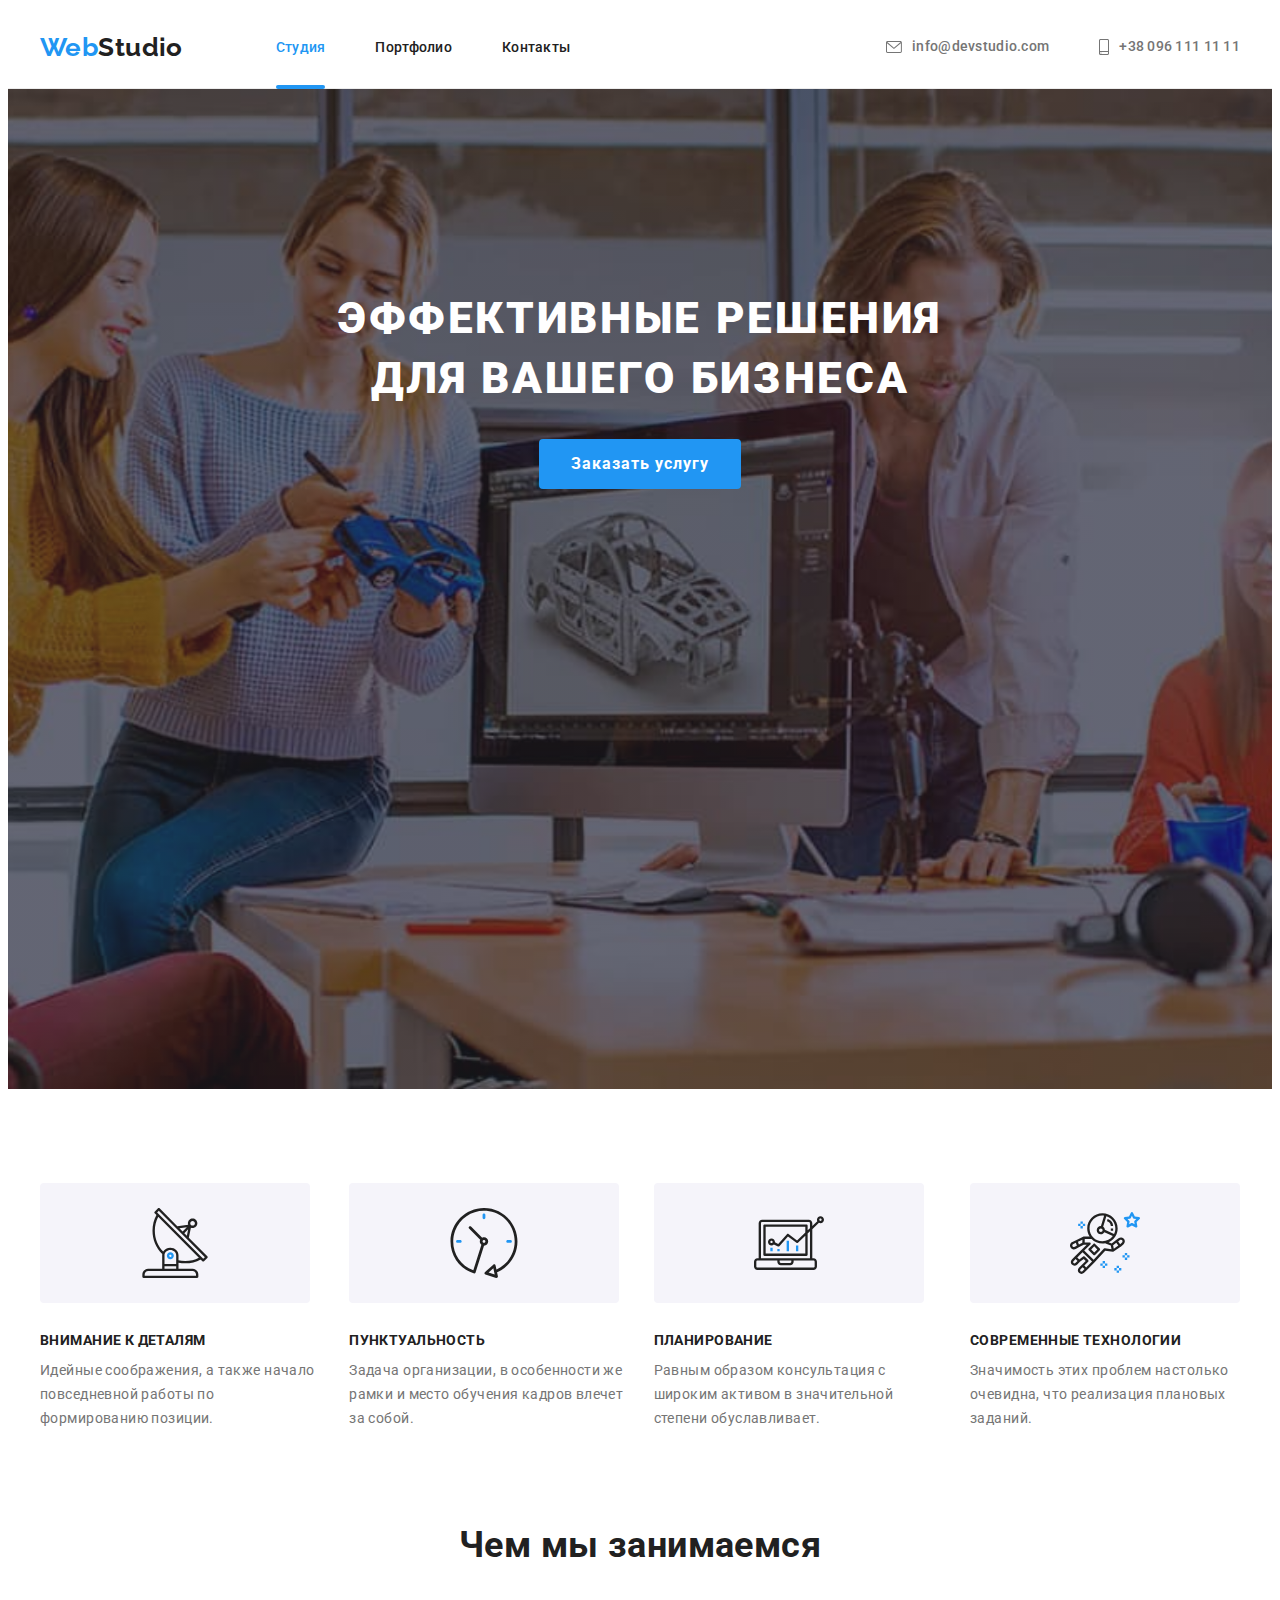
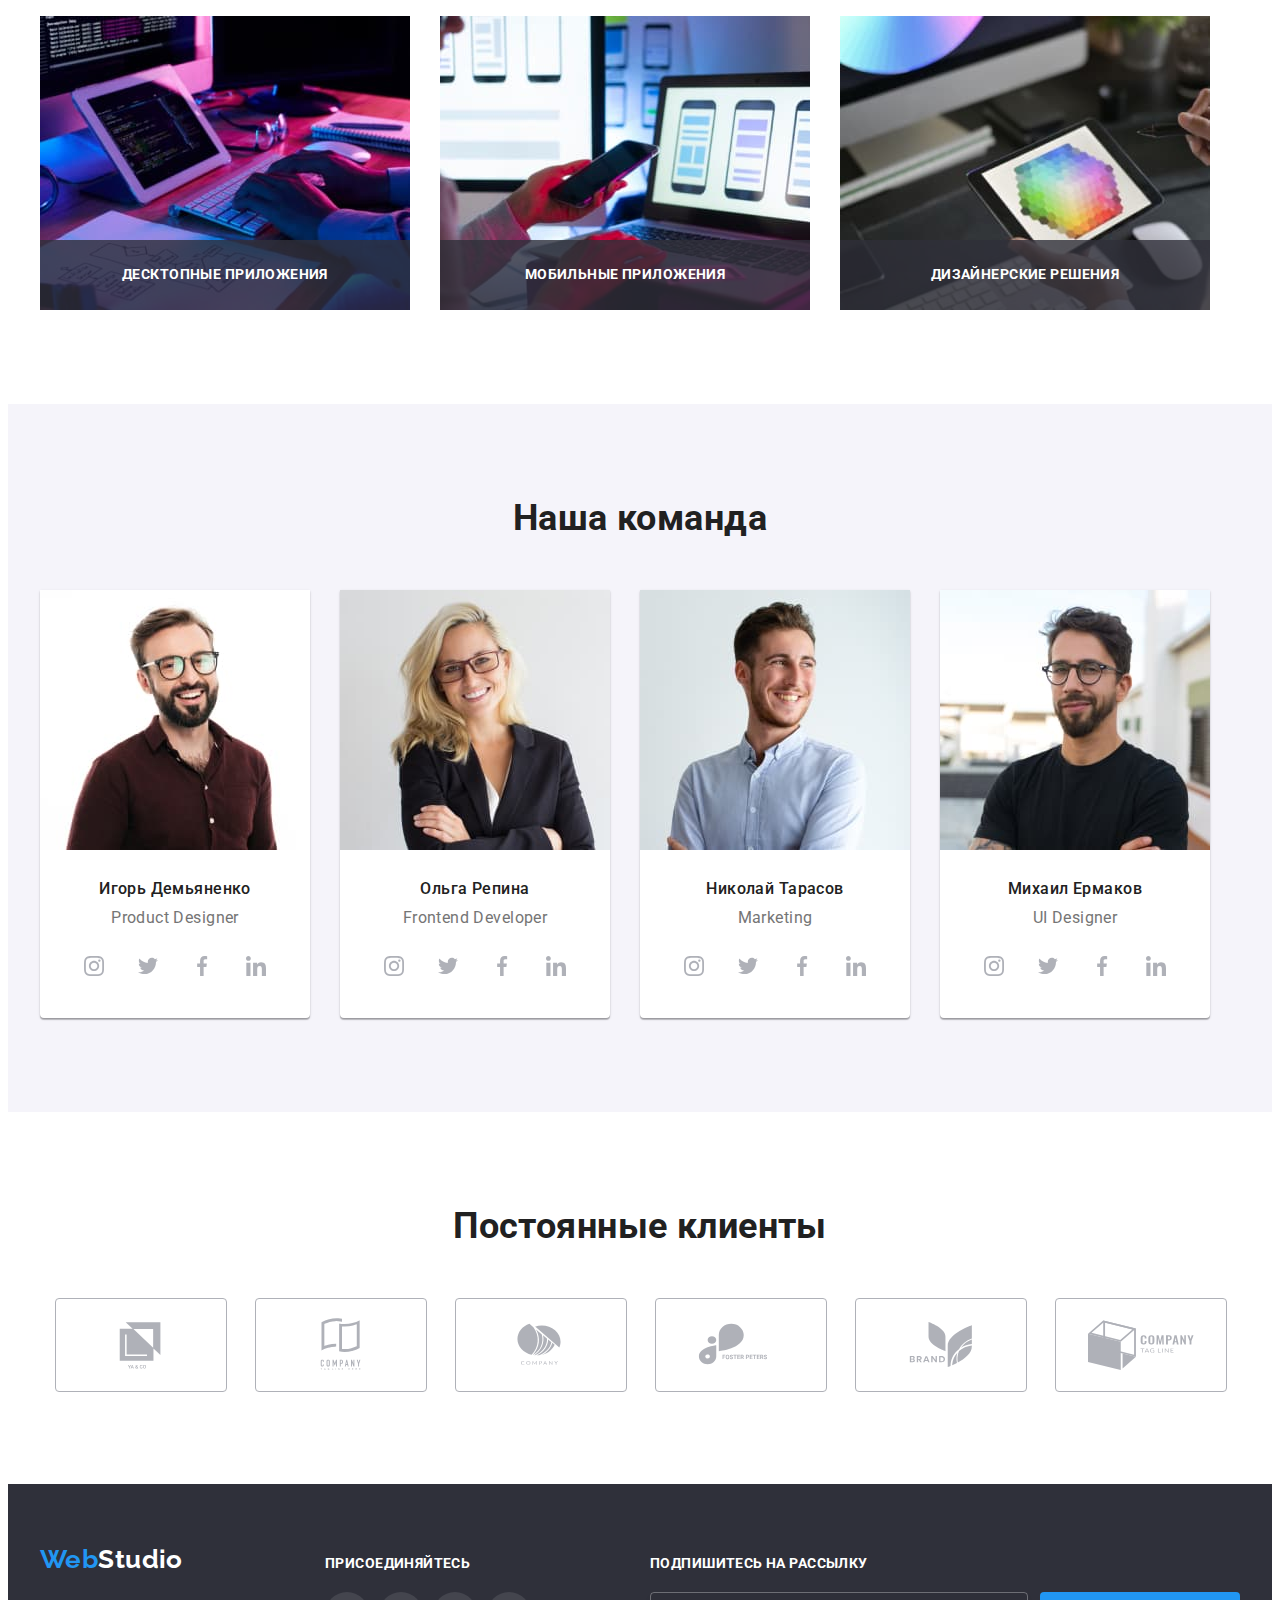
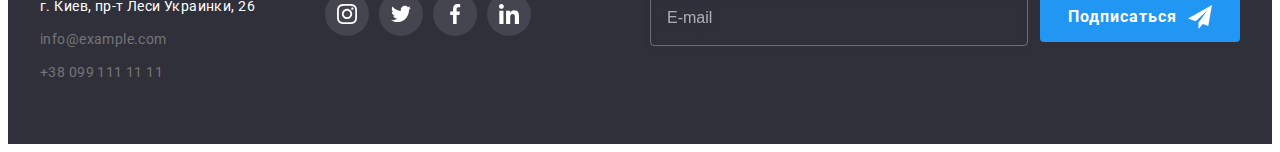
<file: index.html>
<!DOCTYPE html>
<html lang="ru">
<head>
    <meta charset="UTF-8">
    <meta http-equiv="X-UA-Compatible" content="IE=edge">
    <meta name="viewport" content="width=device-width, initial-scale=1.0">
    <title>Document</title>
    <link rel="stylesheet" href="https://cdnjs.cloudflare.com/ajax/libs/modern-normalize/1.1.0/modern-normalize.min.css" integrity="sha512-wpPYUAdjBVSE4KJnH1VR1HeZfpl1ub8YT/NKx4PuQ5NmX2tKuGu6U/JRp5y+Y8XG2tV+wKQpNHVUX03MfMFn9Q==" crossorigin="anonymous" referrerpolicy="no-referrer" />
    <link rel="stylesheet" href="./css/main.min.css">
</head>
<body>
    <header class="header section">
        <div class="container">
        <nav class="header-nav">
        <a href="./index.html" class="header-logo link logo">
            Web<span class="logo-accent-main">Studio</span>
        </a>
        <ul class="header-list list">
            <li class="header-item"><a href="./index.html" class="header-link current link">Студия</a></li>
            <li class="header-item"><a href="./portfolio.html" class="header-link link">Портфолио</a></li>
            <li class="header-item"><a href="" class="header-link link">Контакты</a></li>
        </ul>
        </nav>
        <ul class="contacts-list list">
            <li class="contacts-item"><a href="mailto:info@devstudio.com" class="header-contacts link">
                <svg class="main-contact-icon" width="16" height="12">
                    <use href="./images/icons.svg#icon-envelope"></use>
                </svg>
                info@devstudio.com</a></li>
            <li class="contacts-item"><a href="tel:+380961111111" class="header-contacts tel link">
                <svg class="main-contact-icon" width="10" height="16">
                    <use href="./images/icons.svg#icon-smartphone"></use>
                </svg>
                +38 096 111 11 11</a></li>
        </ul>
    </div>

    </header>
    <main>
    <section class="hero">
        <div class="container flex">
        <h1 class="hero-title">Эффективные решения для вашего бизнеса</h1>
        <button type="button" class="hero-btn" data-modal-open>Заказать услугу</button>
        </div>
    </section>
    <section class="about bgc">
        <div class="container">
        <h2 class="visually-hidden">Преимущества</h2>
        <ul class="pic-list list ">
            <li class="pic-list__item">
                <div class="pic-list__icon-box">
                    <svg width="70" height="70">
                        <use href="./images/icons.svg#icon-antenna"></use>
                    </svg>
                </div>
                <h3 class="pic-list__pre-title">Внимание к деталям</h3>
                <p class="pic-list__text">Идейные соображения, а также начало повседневной работы по формированию позиции.</p>
            </li>
            <li class="pic-list__item">
                <div class="pic-list__icon-box">
                    <svg width="70" height="70">
                        <use href="./images/icons.svg#icon-clock"></use>
                    </svg>
                </div>
                <h3 class="pic-list__pre-title">Пунктуальность</h3>
                <p class="pic-list__text">Задача организации, в особенности же рамки и место обучения кадров влечет за собой.</p>
            </li>
            <li class="pic-list__item">
                <div class="pic-list__icon-box">
                    <svg width="70" height="70">
                        <use href="./images/icons.svg#icon-diagram"></use>
                    </svg>
                </div>
                <h3 class="pic-list__pre-title">Планирование</h3>
                <p class="pic-list__text">Равным образом консультация с широким активом в значительной степени обуславливает.</p>
            </li>
            <li class="pic-list__item">
                <div class="pic-list__icon-box">
                    <svg width="70" height="70">
                        <use href="./images/icons.svg#icon-astronaut"></use>
                    </svg>
                </div>
                <h3 class="pic-list__pre-title">Современные технологии</h3>
                <p class="pic-list__text"> Значимость этих проблем настолько очевидна, что реализация плановых заданий.</p>
            </li>
        </ul>
    </div>
    </section>
        <section class="gallery bgc">
            <div class="container">
            <h2 class="gallery__title title">Чем мы занимаемся</h2>
            <ul class="card-list list">
                <li class="card-list__item">
                    <img src="./images/img-1.jpg" alt="работа за пк" width="370" height="294"/>
                    <p class="card-list__top-text">десктопные приложения</p>
                </li>
                <li class="card-list__item">
                    <img src="./images/img-2.jpg" alt="работа за пк" width="370" height="294">
                    <p class="card-list__top-text">Мобильные приложения</p>
                </li>
                <li class="card-list__item">
                    <img src="./images/img-3.jpg" alt="работа за пк" width="370" height="294">
                    <p class="card-list__top-text">Дизайнерские решения</p>
                </li>
            </ul>
        </div>
        </section>
        <section class="masters">
            <div class="container">
            <h2 class="masters-title title">Наша команда</h2>
            <ul class="masters-list list">
                <li class="masters-item">
                    <img src="./images/teamphoto-1.jpg" class="master-img" alt="наши сотрудники" width="270" height="260">
                    <div class="card-content">
                    <h3 class="masters-item-title">Игорь Демьяненко</h3>
                    <p class="masters-item-text" lang="en">Product Designer</p>
                    <ul class="masters-soc-list list">
                        <li class="masters-soc-item"><a href="" class="masters-soc-link link">
                            <svg class="masters-soc-icon" width="20" height="20">
                                <use  href="./images/icons.svg#icon-instagram"></use>
                            </svg>
                        </a></li>
                        <li class="masters-soc-item"><a href="" class="masters-soc-link link">
                            <svg class="masters-soc-icon" width="20" height="20">
                                <use href="./images/icons.svg#icon-twitter"></use>
                            </svg>
                        </a></li>
                        <li class="masters-soc-item"><a href="" class="masters-soc-link link">
                            <svg class="masters-soc-icon" width="20" height="20">
                                <use href="./images/icons.svg#icon-facebook"></use>
                            </svg>
                        </a></li>
                        <li class="masters-soc-item"><a href="" class="masters-soc-link link">
                            <svg class="masters-soc-icon" width="20" height="20">
                                <use href="./images/icons.svg#icon-linkedin"></use>
                            </svg>
                        </a></li>
                    </ul>
                </div>
                </li>
                <li class="masters-item">
                    <img src="./images/teamphoto-2.jpg" class="master-img" alt="наши сотрудники" width="270" height="260">
                    <div class="card-content">
                    <h3 class="masters-item-title">Ольга Репина</h3>
                    <p class="masters-item-text" lang="en">Frontend Developer</p>
                    <ul class="masters-soc-list list">
                        <li class="masters-soc-item"><a href="" class="masters-soc-link link">
                            <svg class="masters-soc-icon" width="20" height="20">
                                <use href="./images/icons.svg#icon-instagram"></use>
                            </svg>
                        </a></li>
                        <li class="masters-soc-item"><a href="" class="masters-soc-link link">
                            <svg class="masters-soc-icon" width="20" height="20">
                                <use href="./images/icons.svg#icon-twitter"></use>
                            </svg>
                        </a></li>
                        <li class="masters-soc-item"><a href="" class="masters-soc-link link">
                            <svg class="masters-soc-icon" width="20" height="20">
                                <use href="./images/icons.svg#icon-facebook"></use>
                            </svg>
                        </a></li>
                        <li class="masters-soc-item"><a href="" class="masters-soc-link link">
                            <svg class="masters-soc-icon" width="20" height="20">
                                <use href="./images/icons.svg#icon-linkedin"></use>
                            </svg>
                        </a></li>
                    </ul>
                    </div>
                </li>
                <li class="masters-item">
                    <img src="./images/teamphoto-3.jpg" class="master-img" alt="наши сотрудники" width="270" height="260">
                    <div class="card-content">
                    <h3 class="masters-item-title">Николай Тарасов</h3>
                    <p class="masters-item-text" lang="en">Marketing</p>
                    <ul class="masters-soc-list list">
                        <li class="masters-soc-item"><a href="" class="masters-soc-link link">
                            <svg class="masters-soc-icon" width="20" height="20">
                                <use  href="./images/icons.svg#icon-instagram"></use>
                            </svg>
                        </a></li>
                        <li class="masters-soc-item"><a href="" class="masters-soc-link link">
                            <svg class="masters-soc-icon" width="20" height="20">
                                <use href="./images/icons.svg#icon-twitter"></use>
                            </svg>
                        </a></li>
                        <li class="masters-soc-item"><a href="" class="masters-soc-link link">
                            <svg class="masters-soc-icon" width="20" height="20">
                                <use href="./images/icons.svg#icon-facebook"></use>
                            </svg>
                        </a></li>
                        <li class="masters-soc-item"><a href="" class="masters-soc-link link">
                            <svg class="masters-soc-icon" width="20" height="20">
                                <use href="./images/icons.svg#icon-linkedin"></use>
                            </svg>
                        </a></li>
                    </ul>
                    </div>
                </li>
                <li class="masters-item">
                    <img src="./images/teamphoto-4.jpg" class="master-img" alt="наши сотрудники" width="270" height="260">
                    <div class="card-content">
                    <h3 class="masters-item-title">Михаил Ермаков</h3>
                    <p class="masters-item-text" lang="en">UI Designer</p>
                    <ul class="masters-soc-list list">
                        <li class="masters-soc-item"><a href="" class="masters-soc-link link">
                            <svg class="masters-soc-icon" width="20" height="20">
                                <use  href="./images/icons.svg#icon-instagram"></use>
                            </svg>
                        </a></li>
                        <li class="masters-soc-item"><a href="" class="masters-soc-link link">
                            <svg class="masters-soc-icon" width="20" height="20">
                                <use href="./images/icons.svg#icon-twitter"></use>
                            </svg>
                        </a></li>
                        <li class="masters-soc-item"><a href="" class="masters-soc-link link">
                            <svg class="masters-soc-icon" width="20" height="20">
                                <use href="./images/icons.svg#icon-facebook"></use>
                            </svg>
                        </a></li>
                        <li class="masters-soc-item"><a href="" class="masters-soc-link link">
                            <svg class="masters-soc-icon" width="20" height="20">
                                <use href="./images/icons.svg#icon-linkedin"></use>
                            </svg>
                        </a></li>
                    </ul>
                    </div>
                </li>
                
            </ul>
        </div>
    </section>
    <section class="clients">
        <div class="container">
            <h2 class="clients-title title">Постоянные клиенты</h2>
            <ul class="clients-list list">
                <li class="clients-item"><a href="" class="clients-link link">
                    <svg class="clients-icon" width="106" height="60">
                        <use href="./images/icons.svg#icon-logo"></use>
                    </svg>
                </a></li>
                <li class="clients-item"><a href="" class="clients-link link">
                    <svg class="clients-icon" width="106" height="60">
                        <use href="./images/icons.svg#icon-Logo-company"></use>
                    </svg>
                </a></li>
                <li class="clients-item"><a href="" class="clients-link link">
                    <svg class="clients-icon" width="106" height="60">
                        <use href="./images/icons.svg#icon-second-logo"></use>
                    </svg>
                </a></li>
                <li class="clients-item"><a href="" class="clients-link link">
                    <svg class="clients-icon" width="106" height="60">
                        <use href="./images/icons.svg#icon-group"></use>
                    </svg>
                </a></li>
                <li class="clients-item"><a href="" class="clients-link link">
                    <svg class="clients-icon" width="106" height="60">
                        <use href="./images/icons.svg#icon-brand"></use>
                    </svg>
                </a></li>
                <li class="clients-item"><a href="" class="clients-link link">
                    <svg class="clients-icon" width="106" height="60">
                        <use href="./images/icons.svg#icon-company"></use>
                    </svg>
                </a></li>
            </ul>
        </div>
    </section>
        </main>

        <footer class="footer">
            <div class="container">
                <div class="online">
            <a href="./index.html" class="footer-logo link logo">Web<span class="logo-accent">Studio</span></a>
            <address class="footer-address">
            <ul class="footer-list list">
                <li class="footer-item"><a href="https://goo.gl/maps/RJscWmazuHwLruKx6" class="footer-text link" target="_blank" rel="noopener noreferrer nofollow">г. Киев, пр-т Леси Украинки, 26</a></li>
                <li class="footer-item"><a href="mailto:info@example.com" class="footer-link link" >info@example.com</a></li>
                <li class="footer-item"><a href="tel:+380991111111" class="footer-link link" >+38 099 111 11 11</a></li>
            
            </ul>
            </address>
            </div>
            <div class="footer-join">
                <p class="footer-title">присоединяйтесь</p>
                <ul class="join-list list">
                    <li class="join-item"><a href="" class="footer-soc-link link">
                        <svg class="footer-soc-icon" width="20" height="20">
                            <use  href="./images/icons.svg#icon-instagram"></use>
                        </svg>
                    </a>
                    </li>
                    <li class="join-item"><a href="" class="footer-soc-link link">
                        <svg class="footer-soc-icon" width="20" height="20">
                            <use  href="./images/icons.svg#icon-twitter"></use>
                        </svg>
                    </a>
                    </li>
                    <li class="join-item"><a href="" class="footer-soc-link link">
                        <svg class="footer-soc-icon" width="20" height="20">
                            <use  href="./images/icons.svg#icon-facebook"></use>
                        </svg>
                        </a>
                    </li>
                    <li class="join-item"><a href="" class="footer-soc-link link">
                        <svg class="footer-soc-icon" width="20" height="20">
                            <use  href="./images/icons.svg#icon-linkedin"></use>
                        </svg>
                    </a>
                    </li>
                </ul>
            </div>
            <div class="footer-subscribe">
                <p class="footer-form-title">Подпишитесь на рассылку</p>
                <form class="footer-form">
                    <input type="email" name="email" class="footer-input" id="email" placeholder="E-mail" required />
                
                    <button type="submit" class="footer-btn hero-btn">Подписаться <svg class="footer-form-icon" width="24" height="24">
                        <use  href="./images/icons.svg#icon-icon-modal"></use></svg></button>
                </form>
            </div>
            
        </div>
        </footer>
        <div class="backdrop is-hidden" data-modal>
        <div class="modal">
        <button type="button" class="modal-button" data-modal-close>
            <svg class="modal-soc-icon" width="11" height="11">
                <use  href="./images/icons.svg#icon-Vector"></use>
            </svg>
        </button>
        <p class="modal-title">Оставьте свои данные, мы вам перезвоним</p>
        <form class="modal-form">
            <div class="modal-field">
            <label for="user-name" class="modal-label">Имя</label>
            <div class="input-wrap">
        <input type="text" name="user-text" class="modal-input" id="user-name" required>
            <svg class="modal-icon" width="18" height="18">
                    <use  href="./images/icons.svg#icon-person"></use>
                </svg>
            </div>

            <label for="user-tel" class="modal-label">Телефон</label>
            <div class="input-wrap">
            <input type="tel" name="user-tel" class="modal-input" id="user-tel" required>
            <svg class="modal-icon" width="18" height="18">
                <use  href="./images/icons.svg#icon-phone"></use>
            </svg>
            </div>
            <label for="user-email" class="modal-label">Почта</label>
            <div class="input-wrap">
            <input type="email" name="user-email" class="modal-input" id="user-email" required>
            <svg class="modal-icon" width="18" height="18">
                <use  href="./images/icons.svg#icon-email"></use>
            </svg>
            </div>
        
            <label for="modal-text" class="modal-label">Комментарий</label>
            <textarea 
            name="modal-text" 
            id="modal-text" 
            class="modal-text"
            placeholder="Введите текст"
            ></textarea>
        </div>
        <div class="modal-agreement">
            <input type="checkbox" class="input-check visually-hidden" id="agreement" name="agreement" value="agreement" checked>
            <label for="agreement" class="modal-checkbox">
                <span>
                    <svg class="checked-icon" width="11" height="8">
                        <use  href="./images/icons.svg#icon-check"></use>
                        </svg>
                    </span>
            Соглашаюсь с рассылкой и принимаю&nbsp;<a href="" class="modal-checkbox-link">Условия договора</a></label>
        </div>
            <button type="submit" class="modal-btn hero-btn">Отправить</button>
            
        </form>
    </div>
        </div>
        <script src="./js/modal.js"></script>
</body>
    

</html>
</file>
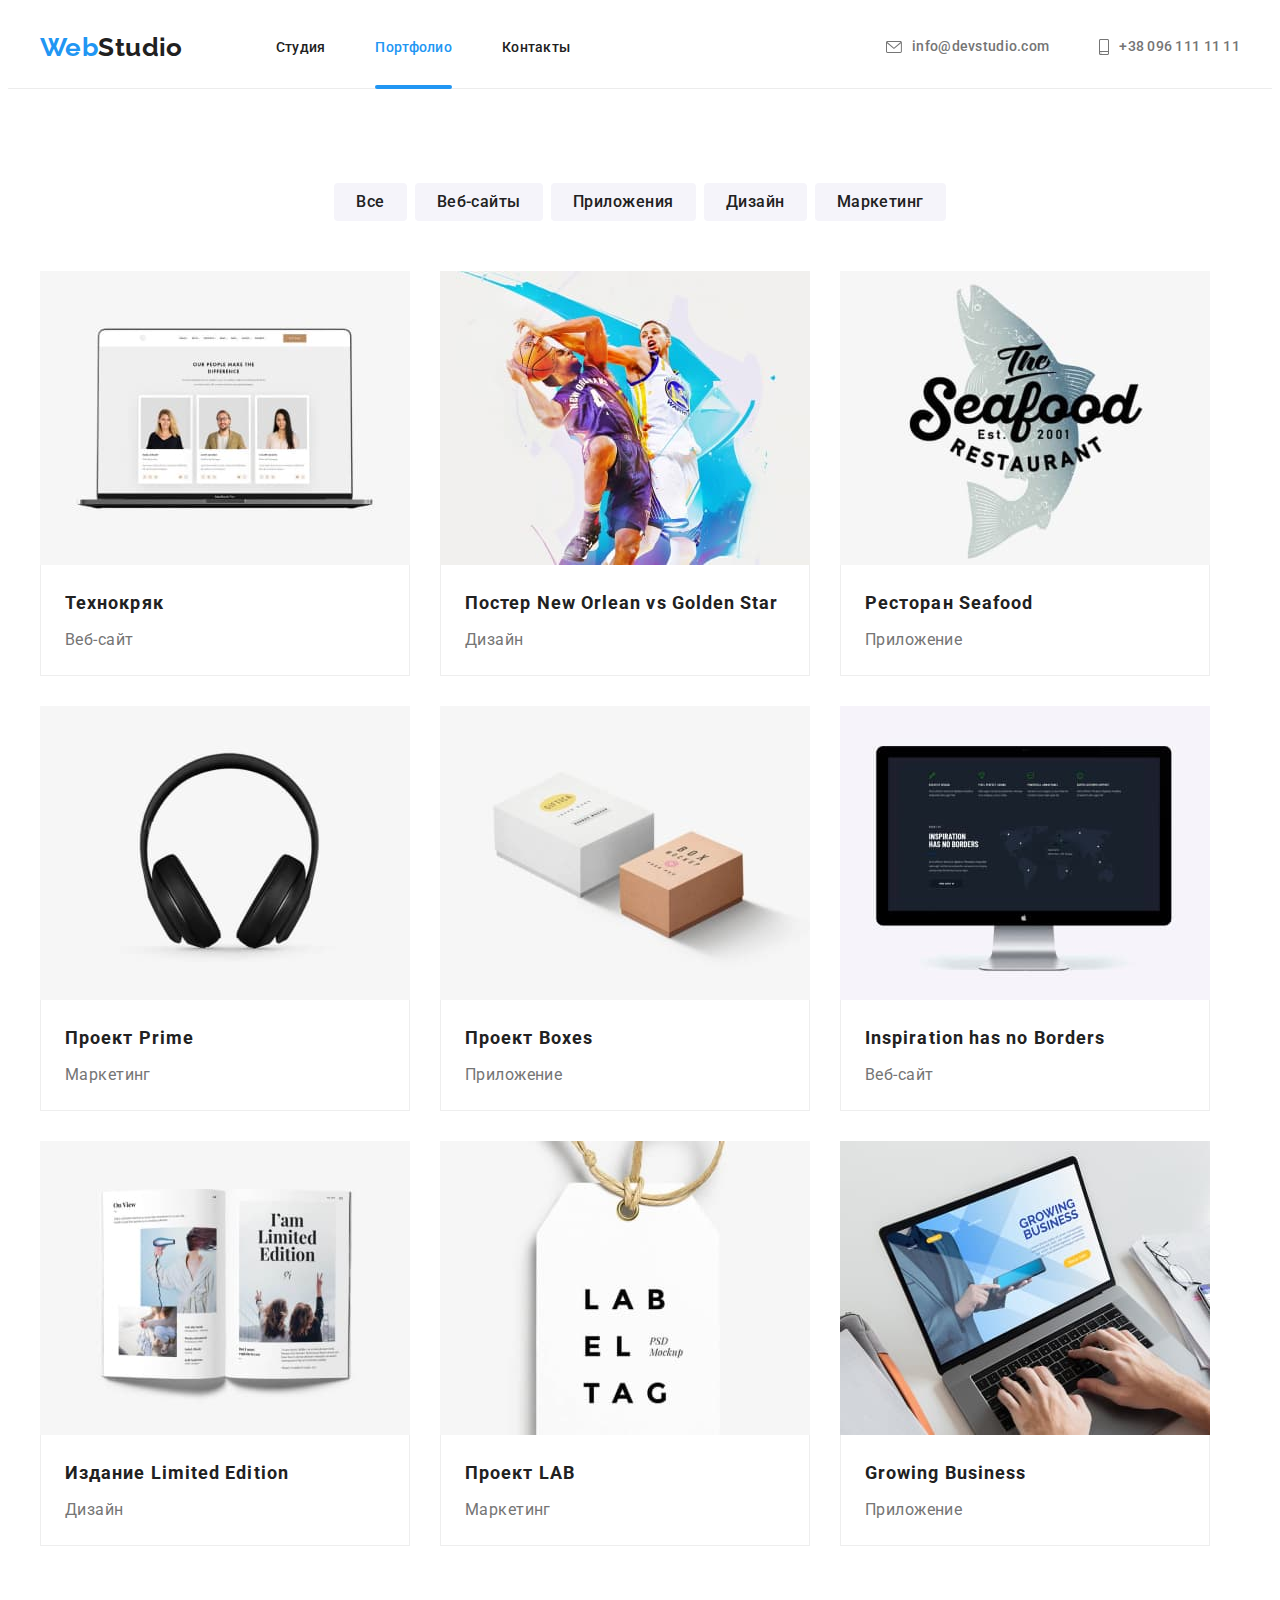
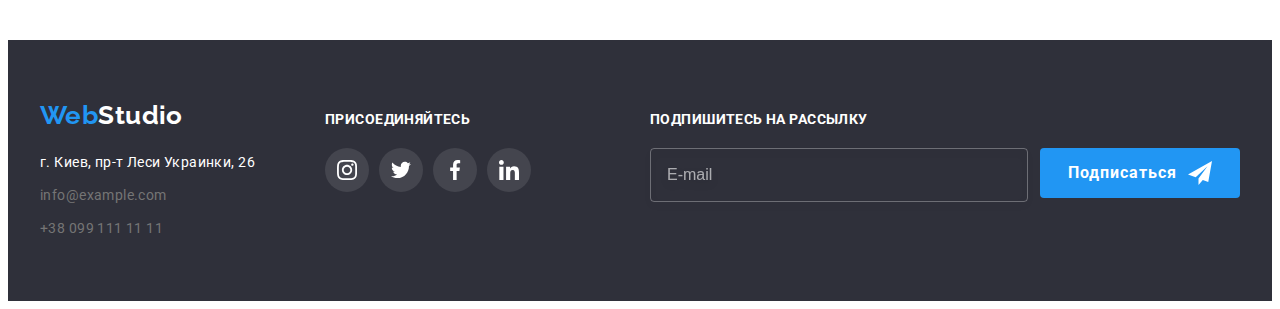
<file: portfolio.html>
<!DOCTYPE html>
<html lang="ru">
<head>
    <meta charset="UTF-8">
    <meta http-equiv="X-UA-Compatible" content="IE=edge">
    <meta name="viewport" content="width=device-width, initial-scale=1.0">
    <title>Portfolio</title>
    <link rel="stylesheet" href="https://cdnjs.cloudflare.com/ajax/libs/modern-normalize/1.1.0/modern-normalize.min.css" integrity="sha512-wpPYUAdjBVSE4KJnH1VR1HeZfpl1ub8YT/NKx4PuQ5NmX2tKuGu6U/JRp5y+Y8XG2tV+wKQpNHVUX03MfMFn9Q==" crossorigin="anonymous" referrerpolicy="no-referrer" />
    
    <link rel="stylesheet" href="./css/main.min.css">
</head>
<body>
    <header class="header section">
        <div class="container">
        <nav class="header-nav">
        <a href="./index.html" class="header-logo link logo">
            Web<span class="logo-accent-main">Studio</span>
        </a>
        <ul class="header-list list">
            <li class="header-item"><a href="./index.html" class="header-link link">Студия</a></li>
            <li class="header-item"><a href="./portfolio.html" class="header-link current link">Портфолио</a></li>
            <li class="header-item"><a href="" class="header-link link">Контакты</a></li>
        </ul>
        </nav>
        <ul class="contacts-list list">
            <li class="contacts-item"><a href="mailto:info@devstudio.com" class="header-contacts link">
                <svg class="main-contact-icon" width="16" height="12">
                    <use href="./images/icons.svg#icon-envelope"></use>
                </svg>
                info@devstudio.com</a></li>
            <li class="contacts-item"><a href="tel:+380961111111" class="header-contacts tel link">
                <svg class="main-contact-icon" width="10" height="16">
                    <use href="./images/icons.svg#icon-smartphone"></use>
                </svg>
                +38 096 111 11 11</a></li>
        </ul>
    </div>

    </header>
    <main>
        <section class="navigation bgc">
            <div class="container">
            <h1 class="visually-hidden">Наши работы</h1>
            <ul class="navigation-list list">
                <li class="nav-item">
                    <button type="button" class="button nav">Все</button>
                </li>
                <li class="nav-item">
                    <button type="button" class="button nav">Веб-сайты</button> 
                </li>
                <li class="nav-item">
                    <button type="button" class="button nav">Приложения</button>
                </li>
                <li class="nav-item">
                    <button type="button" class="button nav">Дизайн</button>
                </li>
                <li class="nav-item">
                    <button type="button" class="button nav">Маркетинг</button>
                </li>
            </ul>
        
            <ul class="features-list list">
                <li class="features-item"><a href="" class="link">
                    <a href="" class="features-wrap link">
                    <div class="features-top-wrap">
                    <img src="./images/about-1.jpg" alt="Технокряк" width="370" height="294">
                    <p class="features-top-text">
                        Ресурс предлагает комплексные предложения с разным уровнем функционала и сервисов. Все это позволит посетителю получить исчерпывающие сведения о компании или частном лице.
                    </p>
                </div>
                    <div class="link-text">
                    <h2 class="features-title">Технокряк</h2>
                    <p class="features-text">Веб-сайт</p></div></a>
                    </a>
                </li>
                <li class="features-item"><a href="" class="link">
                    <a href="" class="features-wrap link">
                    <div class="features-top-wrap">
                    <img src="./images/about-2.jpg" alt="Постер" width="370" height="294">
                    <p class="features-top-text">
                        Ресурс предлагает комплексные предложения с разным уровнем функционала и сервисов. Все это позволит посетителю получить исчерпывающие сведения о компании или частном лице.
                    </p>
                </div>
                    <div class="link-text">
                    <h2 class="features-title">Постер <span lang="en">New Orlean vs Golden Star</span></h2>
                    <p class="features-text">Дизайн</p></div></a>
                    </a>
                </li>
                <li class="features-item"><a href="" class="link">
                    <a href="" class="features-wrap link">
                    <div class="features-top-wrap">
                    <img src="./images/about-3.jpg" alt="Ресторан" width="370" height="294">
                    <p class="features-top-text">
                        Ресурс предлагает комплексные предложения с разным уровнем функционала и сервисов. Все это позволит посетителю получить исчерпывающие сведения о компании или частном лице.
                    </p>
                </div>
                    <div class="link-text">
                    <h2 class="features-title">Ресторан <span lang="en">Seafood</span></h2>
                    <p class="features-text">Приложение</p>
                </div></a>
                </a>
                </li>
                <li class="features-item"><a href="" class="link">
                    <a href="" class="features-wrap link">
                    <div class="features-top-wrap">
                    <img src="./images/about-4.jpg" alt="Проект" width="370" height="294">
                    <p class="features-top-text">
                        Ресурс предлагает комплексные предложения с разным уровнем функционала и сервисов. Все это позволит посетителю получить исчерпывающие сведения о компании или частном лице.
                    </p>
                </div>
                    <div class="link-text">
                    <h2 class="features-title">Проект <span lang="en">Prime</span></h2>
                    <p class="features-text">Маркетинг</p></div></a>
                    </a>
                </li>
                <li class="features-item"><a href="" class="link">
                    <a href="" class="features-wrap link">
                    <div class="features-top-wrap">
                    <img src="./images/about-5.jpg" alt="Проект" width="370" height="294">
                    <p class="features-top-text">
                        Ресурс предлагает комплексные предложения с разным уровнем функционала и сервисов. Все это позволит посетителю получить исчерпывающие сведения о компании или частном лице.
                    </p>
                </div>
                    <div class="link-text">
                    <h2 class="features-title">Проект <span lang="en">Boxes</span></h2>
                    <p class="features-text">Приложение</p></div></a>
                    </a>
                </li>
                <li class="features-item"><a href="" class="link">
                    <a href="" class="features-wrap link">
                    <div class="features-top-wrap">
                    <img src="./images/about-6.jpg" alt="Веб-сайт" width="370" height="294">
                    <p class="features-top-text">
                        Ресурс предлагает комплексные предложения с разным уровнем функционала и сервисов. Все это позволит посетителю получить исчерпывающие сведения о компании или частном лице.
                    </p>
                </div>
                    <div class="link-text">
                    <h2 class="features-title" lang="en">Inspiration has no Borders</h2>
                    <p class="features-text">Веб-сайт</p></div></a>
                    </a>
                </li>
                <li class="features-item"><a href="" class="link">
                    <a href="" class="features-wrap link">
                    <div class="features-top-wrap">
                    <img src="./images/about-7.jpg" alt="Дизайн" width="370" height="294">
                    <p class="features-top-text">
                        Ресурс предлагает комплексные предложения с разным уровнем функционала и сервисов. Все это позволит посетителю получить исчерпывающие сведения о компании или частном лице.
                    </p>
                </div>
                    <div class="link-text">
                    <h2 class="features-title">Издание <span lang="en">Limited Edition</span></h2>
                    <p class="features-text">Дизайн</p></div></a>
                    </a>
                </li>
                <li class="features-item"><a href="" class="link">
                    <a href="" class="features-wrap link">
                    <div class="features-top-wrap">
                    <img src="./images/about-8.jpg" alt="Маркетинг" width="370" height="294">
                    <p class="features-top-text">
                        Ресурс предлагает комплексные предложения с разным уровнем функционала и сервисов. Все это позволит посетителю получить исчерпывающие сведения о компании или частном лице.
                    </p>
                </div>
                    <div class="link-text">
                    <h2 class="features-title">Проект <span lang="en">LAB</span></h2>
                    <p class="features-text">Маркетинг</p></div></a>
                    </a>
                </li>
                <li class="features-item"><a href="" class="link">
                    <a href="" class="features-wrap link">
                    <div class="features-top-wrap">
                    <img src="./images/about-9.jpg" alt="Приложение" width="370" height="294">
                    <p class="features-top-text">
                        Ресурс предлагает комплексные предложения с разным уровнем функционала и сервисов. Все это позволит посетителю получить исчерпывающие сведения о компании или частном лице.
                    </p>
                </div>
                    <div class="link-text">
                    <h2 class="features-title" lang="en"> Growing Business</h2>
                    <p class="features-text">Приложение</p></div></a>
                    </a>
                </li> 
            </ul>
        </div>
        </section>
    </main>
    <footer class="footer">
        <div class="container">
            <div class="online">
        <a href="./index.html" class="footer-logo link logo">Web<span class="logo-accent">Studio</span></a>
        <address class="footer-address">
        <ul class="footer-list list">
            <li class="footer-item"><a href="https://goo.gl/maps/RJscWmazuHwLruKx6" class="footer-text link" target="_blank" rel="noopener noreferrer nofollow">г. Киев, пр-т Леси Украинки, 26</a></li>
            <li class="footer-item"><a href="mailto:info@example.com" class="footer-link link" >info@example.com</a></li>
            <li class="footer-item"><a href="tel:+380991111111" class="footer-link link" >+38 099 111 11 11</a></li>
        
        </ul>
        </address>
        </div>
        <div class="footer-join">
            <p class="footer-title">присоединяйтесь</p>
            <ul class="join-list list">
                <li class="join-item"><a href="" class="footer-soc-link link">
                    <svg class="footer-soc-icon" width="20" height="20">
                        <use  href="./images/icons.svg#icon-instagram"></use>
                    </svg>
                </a>
                </li>
                <li class="join-item"><a href="" class="footer-soc-link link">
                    <svg class="footer-soc-icon" width="20" height="20">
                        <use  href="./images/icons.svg#icon-twitter"></use>
                    </svg>
                </a>
                </li>
                <li class="join-item"><a href="" class="footer-soc-link link">
                    <svg class="footer-soc-icon" width="20" height="20">
                        <use  href="./images/icons.svg#icon-facebook"></use>
                    </svg>
                    </a>
                </li>
                <li class="join-item"><a href="" class="footer-soc-link link">
                    <svg class="footer-soc-icon" width="20" height="20">
                        <use  href="./images/icons.svg#icon-linkedin"></use>
                    </svg>
                </a>
                </li>
            </ul>
        </div>
        <div class="footer-subscribe">
            <p class="footer-form-title">Подпишитесь на рассылку</p>
            <form class="footer-form">
                <input type="email" name="email" class="footer-input" id="email" placeholder="E-mail" required />
            
                <button type="submit" class="footer-btn hero-btn">Подписаться <svg class="footer-form-icon" width="24" height="24">
                    <use  href="./images/icons.svg#icon-icon-modal"></use></svg></button>
            </form>
        </div>
        
    </div>
    </footer>
</body>
</html>
</file>
<file: css/main.min.css>
@import"https://fonts.googleapis.com/css2?family=Raleway:wght@700&display=swap";@import"https://fonts.googleapis.com/css2?family=Roboto:wght@400;500;700;900&display=swap";:root{--title-color: #212121;--main-color:#757575;--accent-color: #2196F3;--second-title-color: #FFFFFF;--background-color: #E5E5E5;--secondary-bgc: #F5F4FA;--third-bgc: #2F303A;--icon-color: #AFB1B8}body{font-family:"Roboto",sans-serif;color:var(--title-color);background-color:var(--second-title-color);font-size:14px;letter-spacing:.03em}p,h1,h2,h3,h4,h5,h6{margin:0}adress{font-style:normal}section{padding-top:94px;padding-bottom:94px}img{display:block;max-width:100%;height:auto}.list{list-style:none;padding-left:0;margin:0}.link{text-decoration:none;color:inherit}.bgc{color:var(--second-title-color)}.visually-hidden{position:absolute;white-space:nowrap;width:1px;height:1px;overflow:hidden;border:0;padding:0;clip:rect(0 0 0 0);clip-path:inset(50%);margin:-1px}.logo{font-family:"Raleway";font-weight:700;font-size:26px;line-height:1.19}.container{width:1200px;padding-right:15px;padding-left:15px;margin:0 auto}.button{font-family:"Roboto";font-style:normal;font-weight:500;font-size:16px;line-height:1.62;text-align:center;letter-spacing:.03em;color:var(--title-color);background-color:var(--secondary-bgc)}.button:hover,.button:focus{color:var(--second-title-color);background-color:var(--accent-color)}button{cursor:pointer;border:none}.title{font-weight:700;font-size:36px;line-height:1.16}.header-list{display:flex}.header-nav{display:flex;align-items:center}.header .container{display:flex;align-items:center}.contacts-list{margin-left:auto}.header{padding-top:24px;padding-bottom:25px;border-bottom:1px solid #ececec}.header-item:not(:last-child){margin-right:50px}.header-logo{margin-right:93px;color:var(--accent-color)}.logo-accent-main{color:var(--title-color)}.header-link{position:relative;font-weight:500;line-height:1.14;letter-spacing:.02em;color:var(--title-color);transition:color 250ms cubic-bezier(0.4, 0, 0.2, 1)}.header-link:hover,.header-link:focus{color:var(--accent-color)}.header-link.current{color:var(--accent-color)}.header-link.current::after{content:"";position:absolute;bottom:-34px;display:block;width:100%;height:4px;background:var(--accent-color);border-radius:2px}.header-contacts{display:flex;align-items:center;font-weight:500;line-height:1.14;letter-spacing:.02em;color:var(--main-color);transition:color 250ms cubic-bezier(0.4, 0, 0.2, 1)}.header-contacts:hover,.header-contacts:focus{color:var(--accent-color)}.contacts-list{display:flex}.contacts-item+.contacts-item{margin-left:50px}.main-contact-icon{margin-right:10px;fill:currentColor}.hero{background-color:var(--third-bgc);text-align:center;padding:200px 0;background-image:linear-gradient(rgba(47, 48, 58, 0.4), rgba(47, 48, 58, 0.4)),url(../images/hero-bgc.jpg);background-repeat:no-repeat;background-position:center;background-size:cover;max-width:1600px;height:600px;margin:0 auto}.hero-title{margin:0 auto;margin-bottom:30px;font-weight:900;width:696px;max-width:700px;font-size:44px;line-height:1.36;letter-spacing:.06em;text-transform:uppercase;text-align:center;color:var(--second-title-color)}.hero-btn{padding:10px 32px;border-radius:4px;min-width:200px;font-family:inherit;font-weight:700;font-size:16px;line-height:1.88;border:none;letter-spacing:.06em;color:var(--second-title-color);background-color:var(--accent-color);transition:background-color 250ms cubic-bezier(0.4, 0, 0.2, 1),color 250ms cubic-bezier(0.4, 0, 0.2, 1)}.hero-btn:hover,.hero-btn:focus{color:var(--second-title-color);background-color:#188ce8}.pic-list{display:flex}.about{padding-bottom:0}.pic-list__pre-title{font-weight:700;font-size:14px;margin-bottom:10px;line-height:1.14;text-transform:uppercase;color:var(--title-color)}.pic-list__text{font-size:14px;line-height:1.71;color:var(--main-color)}.pic-list__item:not(:last-child){margin-right:30px}.pic-list__icon-box{display:flex;justify-content:center;align-items:center;width:270px;height:120px;background-color:var(--secondary-bgc);border-radius:4px;margin-bottom:30px}.card-list{display:flex;margin:0}.card-list__item{position:relative}.card-list__item:not(:last-child){margin-right:30px}.gallery__title{text-align:center;color:var(--title-color);margin-bottom:50px}.card-list__top-text{display:flex;justify-content:center;align-items:center;position:absolute;bottom:0;width:100%;height:70px;font-weight:700;line-height:1.14;text-align:center;text-transform:uppercase;color:var(--second-title-color);background-color:rgba(47,48,58,.8)}.masters{background-color:var(--secondary-bgc)}.masters-list{display:flex;margin:0}.masters-item{width:270px;background-color:var(--second-title-color);box-shadow:0px 1px 3px rgba(0,0,0,.12),0px 1px 1px rgba(0,0,0,.14),0px 2px 1px rgba(0,0,0,.2);border-radius:0px 0px 4px 4px}.masters-item:not(:last-child){margin-right:30px}.masters-title{text-align:center;color:var(--title-color);margin-bottom:50px}.card-content{padding:30px 0;text-align:center}.masters-item-title{font-weight:500;font-size:16px;line-height:1.18;text-align:center;color:var(--title-color);margin-bottom:10px}.masters-item-text{font-weight:400;font-size:16px;line-height:1.18;text-align:center;color:var(--main-color);margin-bottom:16px}.masters-soc-list{display:flex;justify-content:center}.masters-soc-item{width:44px;height:44px;margin-right:10px}.masters-soc-item:last-child{margin-right:0}.masters-soc-link{display:flex;align-items:center;justify-content:center;width:44px;height:44px;border-radius:50%;color:var(--icon-color);transition:background-color 250ms cubic-bezier(0.4, 0, 0.2, 1),color 250ms cubic-bezier(0.4, 0, 0.2, 1)}.masters-soc-link:hover,.masters-soc-link:focus{background-color:var(--accent-color);color:var(--second-title-color)}.masters-soc-icon{fill:currentColor}.nav-item:not(:last-child){margin-right:8px}.button.nav{transition:background-color 250ms cubic-bezier(0.4, 0, 0.2, 1),color 250ms cubic-bezier(0.4, 0, 0.2, 1),box-shadow 250ms cubic-bezier(0.4, 0, 0.2, 1)}.button.nav:hover,.button.nav:focus{box-shadow:0px 3px 1px rgba(0,0,0,.1),0px 1px 2px rgba(0,0,0,.08),0px 2px 2px rgba(0,0,0,.12)}.navigation-list .button{padding:6px 22px;border-radius:4px}.navigation-list{display:flex;justify-content:center;margin-top:0px;margin-bottom:50px}.link-text{padding:20px 24px;border:1px solid #eee;border-top:none}.features-list{display:flex;flex-wrap:wrap;margin-top:0px;margin-bottom:0}.features-title{margin-bottom:4px;font-weight:700;font-size:18px;line-height:2;letter-spacing:.06em;color:var(--title-color)}.features-text{font-weight:400;font-size:16px;line-height:1.88;color:var(--main-color)}.features-item{margin-right:30px;margin-bottom:30px;width:370px;transition:box-shadow 250ms cubic-bezier(0.4, 0, 0.2, 1)}.features-item:nth-child(3n){margin-right:0}.features-item:nth-last-child(-n+3){margin-bottom:0}.features-item .link{display:block}.features-item .link:hover,.features-item .link:focus{box-shadow:0px 1px 1px rgba(0,0,0,.12),0px 4px 4px rgba(0,0,0,.06),1px 4px 6px rgba(0,0,0,.16)}.features-top-wrap{position:relative;overflow:hidden}.features-top-text{position:absolute;top:0;padding:63px 24px;height:100%;font-weight:400;font-size:18px;line-height:1.56;color:var(--second-title-color);background-color:rgba(33,150,243,.9);transform:translateY(100%);transition:transform 250ms cubic-bezier(0.4, 0, 0.2, 1)}.features-item:hover .features-top-text{transform:translateY(0)}.features-wrap:focus .features-top-text{transform:translateY(0)}.features-wrap{display:block}.clients-title{text-align:center;margin-bottom:50px;color:var(--title-color)}.clients-list{display:flex;justify-content:center;text-align:center}.clients-item{width:170px;height:92px;margin-right:30px}.clients-item:last-child{margin-right:0}.clients-link{display:flex;justify-content:center;align-items:center;width:100%;height:100%;color:var(--icon-color);border:1px solid var(--icon-color);border-radius:4px;transition:color 250ms cubic-bezier(0.4, 0, 0.2, 1),border-color 250ms cubic-bezier(0.4, 0, 0.2, 1)}.clients-link:hover,.clients-link:focus{color:var(--accent-color);border-color:var(--accent-color)}.clients-icon{fill:currentColor}.footer .container{display:flex;align-items:baseline}.footer-address{margin-top:20px}.footer{background-color:var(--third-bgc);padding-top:60px;padding-bottom:60px}.footer-list{margin:0}.footer-logo{color:var(--accent-color)}.logo-accent{color:var(--second-title-color)}.footer-item{font-style:normal}.footer-item:not(:last-child){margin-bottom:9px}.footer-text{margin-bottom:9px;font-weight:400;line-height:1.71;color:var(--second-title-color);transition:color 250ms cubic-bezier(0.4, 0, 0.2, 1)}.footer-text:hover,.footer-text:focus{color:var(--accent-color)}.footer-link{font-weight:400;margin-bottom:9px;line-height:1.71;color:var(--main-color);transition:color 250ms cubic-bezier(0.4, 0, 0.2, 1)}.footer-link:hover,.footer-link:focus{color:var(--accent-color)}.footer-title{font-weight:700;line-height:1.14;text-transform:uppercase;color:var(--second-title-color)}.join-list{display:flex}.footer-join{margin-left:70px}.footer-title{margin-bottom:20px}.join-item{width:44px;height:44px;border-radius:50%;margin-right:10px;transition:background-color 250ms cubic-bezier(0.4, 0, 0.2, 1)}.join-item:last-child{margin-right:0}.join-item:hover,.join-item:focus{background-color:var(--accent-color)}.footer-soc-link{display:flex;justify-content:center;align-items:center;background:rgba(255,255,255,.1);color:var(--second-title-color);border-radius:50%;width:44px;height:44px}.footer-soc-link:focus{background-color:var(--accent-color)}.footer-soc-icon{fill:currentColor}.footer-form-title{margin-bottom:20px;font-weight:700;line-height:1.14;text-transform:uppercase;color:var(--second-title-color)}.footer-form{display:flex}.footer-input{width:358px;height:50px;padding-left:16px;margin-right:12px;color:var(--second-title-color);transition:border-color 250ms cubic-bezier(0.4, 0, 0.2, 1);background-color:rgba(0,0,0,0);border:1px solid rgba(255,255,255,.3);filter:drop-shadow(0px 4px 4px rgba(0, 0, 0, 0.15));border-radius:4px}.footer-input::placeholder{font-weight:400;font-size:16px;line-height:1.25;align-items:center;color:rgba(255,255,255,.6)}.footer-input:focus,.footer-input:hover{border-color:var(--accent-color);outline:rgba(0,0,0,0)}.footer-subscribe{margin-left:auto}.footer-btn{display:flex;width:200px;height:50px;padding:10px 28px;position:relative}.footer-form-icon{fill:currentColor;position:absolute;right:28px;top:50%;transform:translateY(-50%)}.backdrop{position:fixed;top:0;left:0;width:100%;height:100%;background:rgba(0,0,0,.2);transition:opacity 250ms linear,visibility 250ms linear}.modal{position:absolute;top:50%;left:50%;transform:translate(-50%, -50%) scale(1);transition:transform 250ms cubic-bezier(0.4, 0, 0.2, 1);padding:40px;width:528px;height:581px;background-color:var(--second-title-color);box-shadow:0px 1px 3px rgba(0,0,0,.12),0px 1px 1px rgba(0,0,0,.14),0px 2px 1px rgba(0,0,0,.2);border-radius:4px}.backdrop.is-hidden .modal{transform:translate(-50%, -50%) scale(2)}.modal-field{margin-bottom:20px}.modal-button{display:flex;align-items:center;justify-content:center;position:absolute;right:8px;top:8px;width:30px;height:30px;color:#000;background:#fff;border:1px solid rgba(0,0,0,.1);border-radius:50%}.modal-soc-icon{fill:currentColor;transition:fill 250ms cubic-bezier(0.4, 0, 0.2, 1)}.modal-soc-icon:hover,.modal-soc-icon:focus{fill:var(--accent-color)}.modal-title{margin-bottom:12px;font-weight:700;font-size:20px;line-height:1.15;text-align:center;color:var(--title-color)}.input-wrap{position:relative}.modal-icon{position:absolute;left:15px;top:50%;transform:translateY(-50%);transition:fill 250ms cubic-bezier(0.4, 0, 0.2, 1)}.modal-input:focus+.modal-icon,.modal-input:hover+.modal-icon{fill:var(--accent-color)}.modal-input{width:100%;height:40px;padding-left:42px;border:1px solid rgba(33,33,33,.2);border-radius:4px;background-color:rgba(0,0,0,0);outline:rgba(0,0,0,0);transition:border-color 250ms cubic-bezier(0.4, 0, 0.2, 1)}.modal-input:focus,.modal-input:hover{border-color:var(--accent-color)}.modal-label{display:block;margin-top:10px;margin-bottom:4px;font-weight:400;font-size:12px;line-height:1.16;letter-spacing:.01em;color:var(--main-color)}.modal-text{width:100%;height:120px;padding:12px 16px;border:1px solid rgba(33,33,33,.2);border-radius:4px;resize:none;outline:rgba(0,0,0,0);transition:border-color border-color 250ms cubic-bezier(0.4, 0, 0.2, 1)}.modal-text:focus,.modal-text:hover{border-color:var(--accent-color)}.modal-text::placeholder{font-weight:400;font-size:14px;line-height:1.14;letter-spacing:.01em;color:rgba(117,117,117,.5)}.modal-checkbox{display:flex;align-items:center;justify-content:center;font-weight:400;line-height:1.71;color:var(--main-color)}.modal-checkbox span{display:flex;align-items:center;justify-content:center;margin-right:7px;width:16px;height:15px;border-radius:2px;border:2px solid var(--title-color);outline:rgba(0,0,0,0)}.input-check:checked+.modal-checkbox span{background-color:var(--accent-color);border:none}.checked-icon{cursor:pointer;fill:rgba(0,0,0,0)}.input-check:checked+.modal-checkbox .checked-icon{fill:var(--second-title-color)}.modal-checkbox-link{color:var(--accent-color)}.modal-btn{display:block;margin:0 auto;box-shadow:0px 4px 4px rgba(0,0,0,.15)}.modal-agreement{margin-bottom:30px}.is-hidden{opacity:0;visibility:hidden;pointer-events:none}/*# sourceMappingURL=main.min.css.map */
</file>
